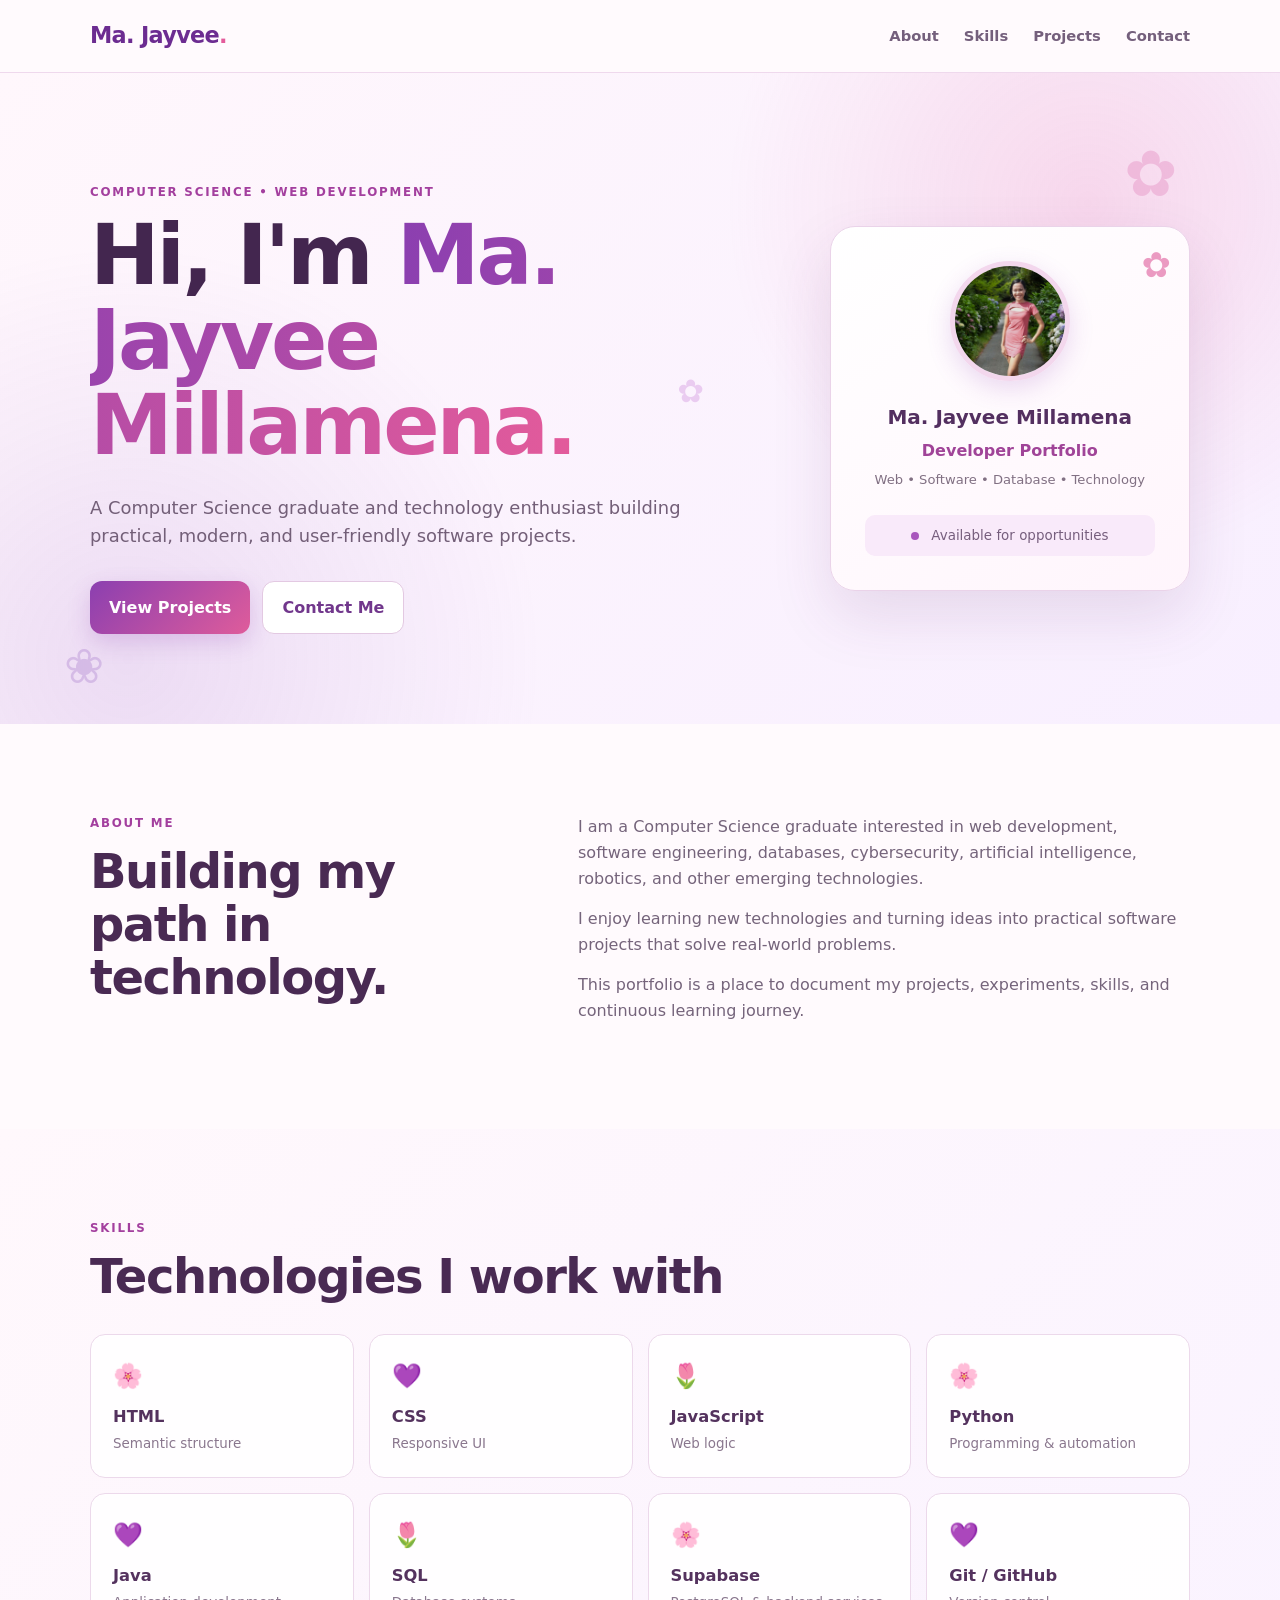
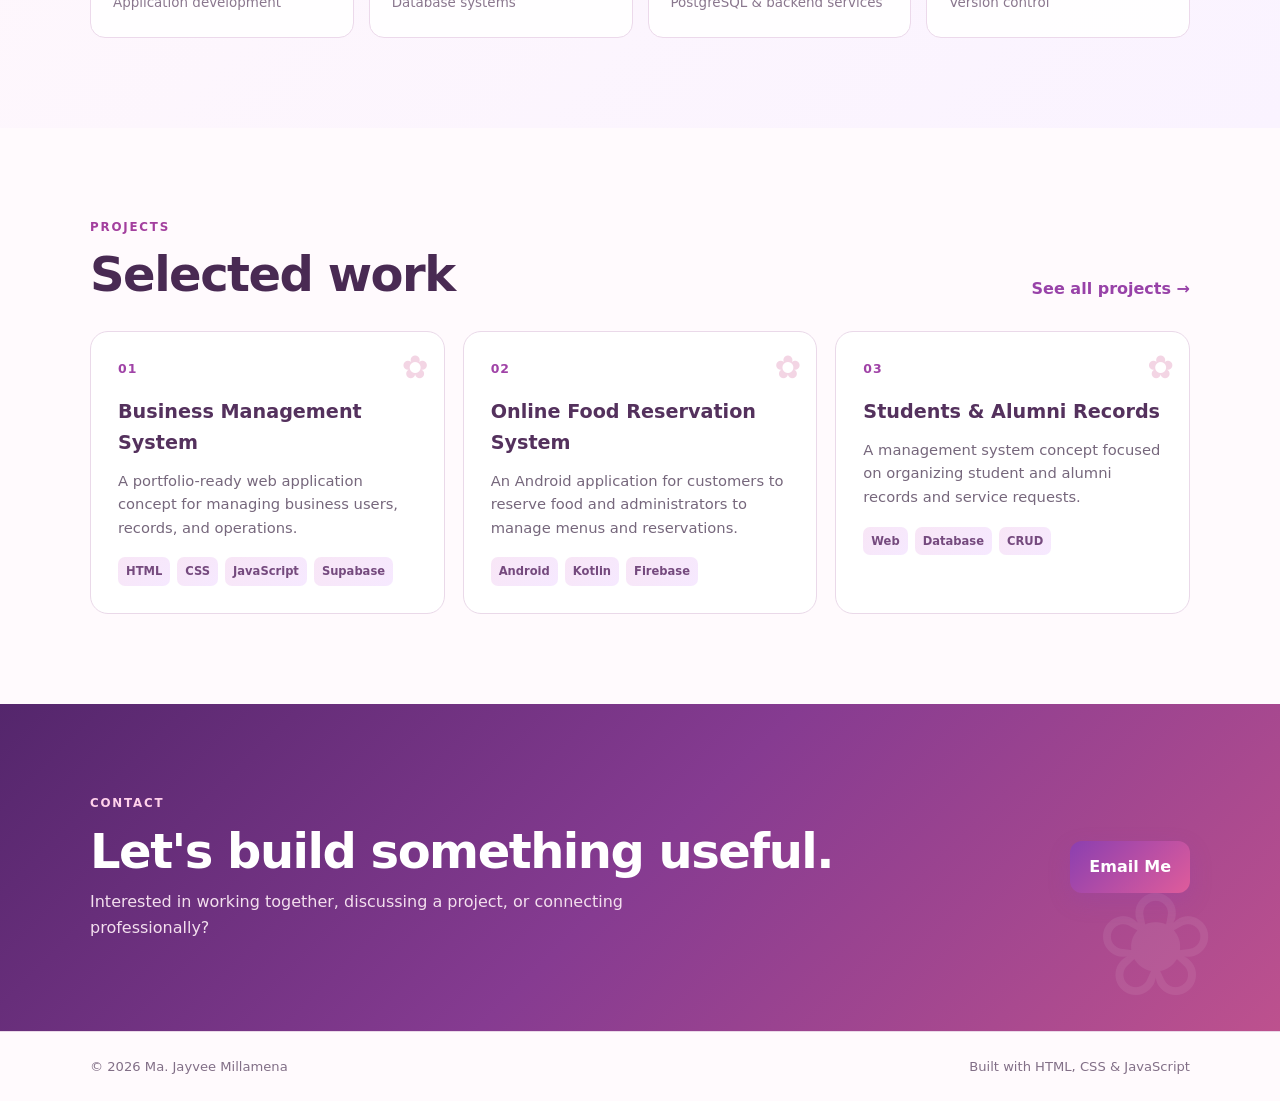
<file: index.html>
<!DOCTYPE html>
<html lang="en">

<head>
<meta charset="UTF-8">
<meta name="viewport" content="width=device-width, initial-scale=1.0">

<meta
name="description"
content="Ma. Jayvee Millamena — Computer Science graduate, developer, and technology enthusiast."
>

<meta name="author" content="Ma. Jayvee Millamena">

<title>Ma. Jayvee Millamena | Portfolio</title>

<link rel="stylesheet" href="style.css">
</head>

<body>

<!-- ================= HEADER ================= -->

<header class="site-header">

<nav class="nav container">

<a class="brand" href="index.html">
    Ma. Jayvee<span>.</span>
</a>

<div class="nav-links" id="navLinks">

<a href="#about">About</a>
<a href="#skills">Skills</a>
<a href="#projects">Projects</a>
<a href="#contact">Contact</a>

</div>

<button
class="menu-toggle"
type="button"
aria-label="Open navigation menu"
aria-expanded="false"
aria-controls="navLinks"
>
☰
</button>

</nav>

</header>


<main>

<!-- ================= HERO ================= -->

<section class="hero">

<div class="flower flower-one">✿</div>
<div class="flower flower-two">❀</div>
<div class="flower flower-three">✿</div>

<div class="container hero-grid">

<div class="hero-content">

<p class="eyebrow">
COMPUTER SCIENCE • WEB DEVELOPMENT
</p>

<h1>
Hi, I'm <span>Ma. Jayvee Millamena.</span>
</h1>

<p class="hero-text">
A Computer Science graduate and technology enthusiast building
practical, modern, and user-friendly software projects.
</p>

<div class="hero-actions">

<a class="btn primary" href="#projects">
View Projects
</a>

<a class="btn outline" href="#contact">
Contact Me
</a>

</div>

</div>


<div class="hero-card">

<div class="profile-decoration">✿</div>

<div class="avatar">
<img src="profile.jpg" alt="Ma. Jayvee Millamena">
</div>

<h2>
Ma. Jayvee Millamena
</h2>

<p>
Developer Portfolio
</p>

<div class="portfolio-line">
Web • Software • Database • Technology
</div>

<div class="status">
<span></span>
Available for opportunities
</div>

</div>

</div>

</section>


<!-- ================= ABOUT ================= -->

<section id="about" class="section">

<div class="container two-col">

<div>

<p class="eyebrow">
ABOUT ME
</p>

<h2>
Building my path in technology.
</h2>

</div>

<div class="about-text">

<p>
I am a Computer Science graduate interested in web development,
software engineering, databases, cybersecurity, artificial
intelligence, robotics, and other emerging technologies.
</p>

<p>
I enjoy learning new technologies and turning ideas into
practical software projects that solve real-world problems.
</p>

<p>
This portfolio is a place to document my projects, experiments,
skills, and continuous learning journey.
</p>

</div>

</div>

</section>


<!-- ================= SKILLS ================= -->

<section id="skills" class="section section-muted">

<div class="container">

<p class="eyebrow">
SKILLS
</p>

<h2>
Technologies I work with
</h2>

<div class="skill-grid">

<div class="skill-card">
<div class="skill-icon">🌸</div>
<strong>HTML</strong>
<span>Semantic structure</span>
</div>

<div class="skill-card">
<div class="skill-icon">💜</div>
<strong>CSS</strong>
<span>Responsive UI</span>
</div>

<div class="skill-card">
<div class="skill-icon">🌷</div>
<strong>JavaScript</strong>
<span>Web logic</span>
</div>

<div class="skill-card">
<div class="skill-icon">🌸</div>
<strong>Python</strong>
<span>Programming & automation</span>
</div>

<div class="skill-card">
<div class="skill-icon">💜</div>
<strong>Java</strong>
<span>Application development</span>
</div>

<div class="skill-card">
<div class="skill-icon">🌷</div>
<strong>SQL</strong>
<span>Database systems</span>
</div>

<div class="skill-card">
<div class="skill-icon">🌸</div>
<strong>Supabase</strong>
<span>PostgreSQL & backend services</span>
</div>

<div class="skill-card">
<div class="skill-icon">💜</div>
<strong>Git / GitHub</strong>
<span>Version control</span>
</div>

</div>

</div>

</section>


<!-- ================= PROJECTS ================= -->

<section id="projects" class="section">

<div class="container">

<div class="section-head">

<div>

<p class="eyebrow">
PROJECTS
</p>

<h2>
Selected work
</h2>

</div>

<a class="text-link" href="project.html">
See all projects →
</a>

</div>


<div class="project-grid">


<!-- Project 01 -->

<article class="project-card">

<div class="project-number">
01
</div>

<h3>
Business Management System
</h3>

<p>
A portfolio-ready web application concept for managing
business users, records, and operations.
</p>

<div class="tags">

<span>HTML</span>
<span>CSS</span>
<span>JavaScript</span>
<span>Supabase</span>

</div>

</article>


<!-- Project 02 -->

<article class="project-card">

<div class="project-number">
02
</div>

<h3>
Online Food Reservation System
</h3>

<p>
An Android application for customers to reserve food and
administrators to manage menus and reservations.
</p>

<div class="tags">

<span>Android</span>
<span>Kotlin</span>
<span>Firebase</span>

</div>

</article>


<!-- Project 03 -->

<article class="project-card">

<div class="project-number">
03
</div>

<h3>
Students & Alumni Records
</h3>

<p>
A management system concept focused on organizing student
and alumni records and service requests.
</p>

<div class="tags">

<span>Web</span>
<span>Database</span>
<span>CRUD</span>

</div>

</article>

</div>

</div>

</section>


<!-- ================= CONTACT ================= -->

<section id="contact" class="section contact-section">

<div class="container contact-card">

<div>

<p class="eyebrow">
CONTACT
</p>

<h2>
Let's build something useful.
</h2>

<p>
Interested in working together, discussing a project,
or connecting professionally?
</p>

</div>

<a
class="btn primary"
href="mailto:voiceheiro77gmail.com"
>
Email Me
</a>

</div>

</section>

</main>


<!-- ================= FOOTER ================= -->

<footer class="footer">

<div class="container footer-inner">

<span>
© <span id="year"></span> Ma. Jayvee Millamena
</span>

<span>
Built with HTML, CSS & JavaScript
</span>

</div>

</footer>


<script src="script.js"></script>

</body>
</html>
</file>
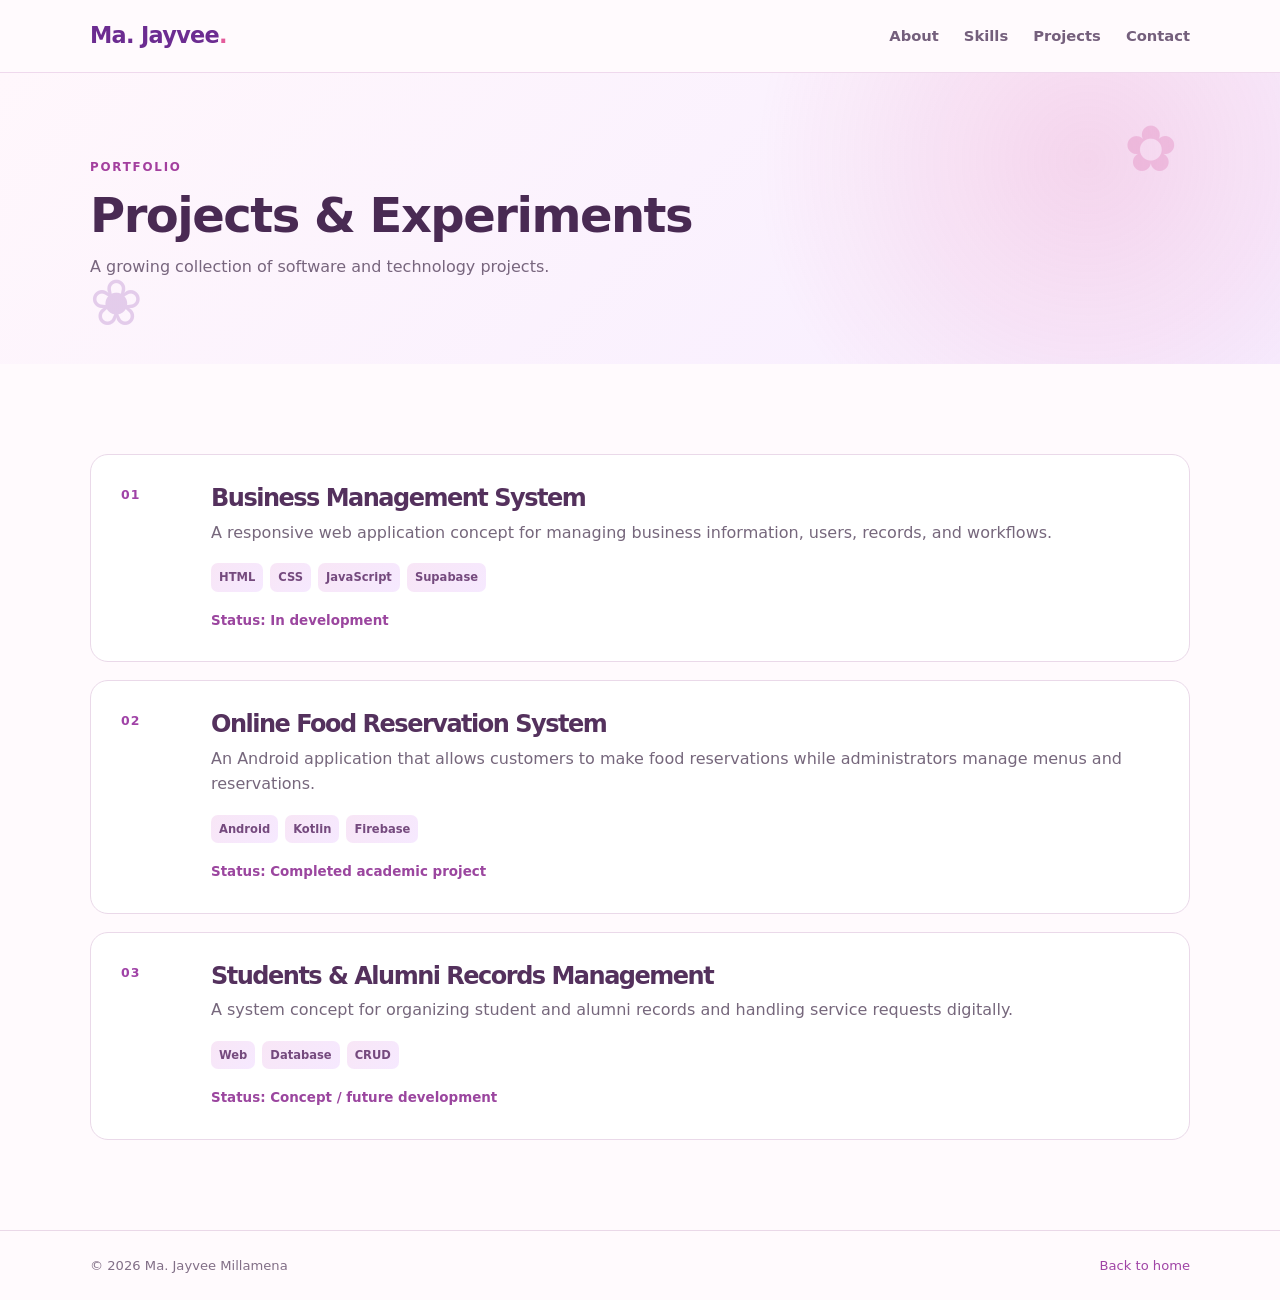
<file: project.html>
<!DOCTYPE html>
<html lang="en">

<head>

<meta charset="UTF-8">

<meta name="viewport" content="width=device-width, initial-scale=1.0">

<meta
name="description"
content="Projects and experiments by Ma. Jayvee Millamena, Computer Science graduate and developer."
>

<meta
name="author"
content="Ma. Jayvee Millamena"
>

<title>Projects | Ma. Jayvee Millamena</title>

<link rel="stylesheet" href="style.css">

</head>


<body>

<!-- ================= HEADER ================= -->

<header class="site-header">

<nav class="nav container">

<a
class="brand"
href="index.html"
>
Ma. Jayvee<span>.</span>
</a>


<div class="nav-links" id="navLinks">

<a href="index.html#about">
About
</a>

<a href="index.html#skills">
Skills
</a>

<a href="index.html#projects">
Projects
</a>

<a href="index.html#contact">
Contact
</a>

</div>


<button
class="menu-toggle"
type="button"
aria-label="Open navigation menu"
aria-expanded="false"
aria-controls="navLinks"
>
☰
</button>

</nav>

</header>


<main>

<!-- ================= PAGE HERO ================= -->

<section class="page-hero">

<div class="flower page-flower-one">✿</div>
<div class="flower page-flower-two">❀</div>

<div class="container">

<p class="eyebrow">
PORTFOLIO
</p>

<h1>
Projects & Experiments
</h1>

<p>
A growing collection of software and technology projects.
</p>

</div>

</section>


<!-- ================= PROJECT LIST ================= -->

<section class="section">

<div class="container project-list">


<!-- Project 01 -->

<article class="project-detail">

<div class="project-number">
01
</div>

<div>

<h2>
Business Management System
</h2>

<p>
A responsive web application concept for managing
business information, users, records, and workflows.
</p>

<div class="tags">

<span>HTML</span>
<span>CSS</span>
<span>JavaScript</span>
<span>Supabase</span>

</div>

<p class="project-status">
Status: In development
</p>

</div>

</article>


<!-- Project 02 -->

<article class="project-detail">

<div class="project-number">
02
</div>

<div>

<h2>
Online Food Reservation System
</h2>

<p>
An Android application that allows customers to make
food reservations while administrators manage menus
and reservations.
</p>

<div class="tags">

<span>Android</span>
<span>Kotlin</span>
<span>Firebase</span>

</div>

<p class="project-status">
Status: Completed academic project
</p>

</div>

</article>


<!-- Project 03 -->

<article class="project-detail">

<div class="project-number">
03
</div>

<div>

<h2>
Students & Alumni Records Management
</h2>

<p>
A system concept for organizing student and alumni
records and handling service requests digitally.
</p>

<div class="tags">

<span>Web</span>
<span>Database</span>
<span>CRUD</span>

</div>

<p class="project-status">
Status: Concept / future development
</p>

</div>

</article>


</div>

</section>

</main>


<!-- ================= FOOTER ================= -->

<footer class="footer">

<div class="container footer-inner">

<span>
© <span id="year"></span> Ma. Jayvee Millamena
</span>

<a href="index.html">
Back to home
</a>

</div>

</footer>


<script src="script.js"></script>

</body>

</html>
</file>
<file: style.css>
/* =========================================================
RESET
========================================================= */

* {
    margin: 0;
    padding: 0;
    box-sizing: border-box;
}


/* =========================================================
BASE
========================================================= */

html {
    scroll-behavior: smooth;
    scroll-padding-top: 90px;
}

body {
    font-family:
        Inter,
        ui-sans-serif,
        system-ui,
        -apple-system,
        BlinkMacSystemFont,
        "Segoe UI",
        sans-serif;

    color: #3d2948;
    background: #fffafd;
    line-height: 1.6;
}

a {
    color: inherit;
}

button,
input,
textarea {
    font: inherit;
}

button {
    cursor: pointer;
}

.container {
    width: min(1100px, 92%);
    margin: 0 auto;
}


/* =========================================================
HEADER
========================================================= */

.site-header {
    background: rgba(255, 250, 253, 0.94);
    backdrop-filter: blur(15px);

    border-bottom: 1px solid #efd9ed;

    position: sticky;
    top: 0;

    z-index: 100;
}

.nav {
    min-height: 72px;

    display: flex;
    align-items: center;
    justify-content: space-between;

    gap: 20px;
}

.brand {
    text-decoration: none;

    font-size: 1.4rem;
    font-weight: 800;

    letter-spacing: -0.7px;

    white-space: nowrap;

    color: #6c2c91;
}

.brand span {
    color: #e45b9b;
}


/* =========================================================
NAVIGATION
========================================================= */

.nav-links {
    display: flex;
    align-items: center;

    gap: 25px;
}

.nav-links a {
    text-decoration: none;

    color: #745f7c;

    font-size: 0.92rem;
    font-weight: 600;

    transition: 0.2s ease;
}

.nav-links a:hover {
    color: #9b3fc4;
}


/* =========================================================
MOBILE MENU
========================================================= */

.menu-toggle {
    display: none;

    border: 0;

    background: transparent;

    color: #6c2c91;

    font-size: 1.6rem;

    line-height: 1;

    padding: 8px;

    border-radius: 8px;
}

.menu-toggle:hover {
    background: #f8e8f5;
}


/* =========================================================
FLORAL DECORATIONS
========================================================= */

.flower {
    position: absolute;

    font-size: 4rem;

    color: #d85aa4;

    opacity: 0.25;

    pointer-events: none;
}

.flower-one {
    top: 50px;
    right: 8%;
}

.flower-two {
    bottom: 20px;
    left: 5%;

    color: #8d55bd;

    font-size: 3rem;
}

.flower-three {
    top: 45%;
    right: 45%;

    color: #b95acb;

    font-size: 2rem;
}


/* =========================================================
HERO
========================================================= */

.hero {
    position: relative;

    overflow: hidden;

    padding: 110px 0 90px;

    background:
        radial-gradient(
            circle at 85% 20%,
            rgba(228, 91, 155, 0.18),
            transparent 30%
        ),

        radial-gradient(
            circle at 10% 90%,
            rgba(145, 79, 190, 0.15),
            transparent 32%
        ),

        linear-gradient(
            135deg,
            #fff7fc,
            #f8efff
        );
}

.hero-grid {
    display: grid;

    grid-template-columns: 1.3fr 0.7fr;

    gap: 70px;

    align-items: center;
}


/* =========================================================
TEXT
========================================================= */

.eyebrow {
    color: #a33f9e;

    font-size: 0.74rem;

    font-weight: 800;

    letter-spacing: 1.8px;

    margin-bottom: 12px;
}

.hero h1 {
    font-size: clamp(2.8rem, 7vw, 5.2rem);

    line-height: 1.02;

    letter-spacing: -3px;

    max-width: 800px;

    color: #43264f;
}

.hero h1 span {
    background:
        linear-gradient(
            90deg,
            #8b3fb0,
            #e35b9b
        );

    -webkit-background-clip: text;
    -webkit-text-fill-color: transparent;
}

.hero-text {
    max-width: 650px;

    color: #735f78;

    font-size: 1.12rem;

    margin: 25px 0 30px;
}


/* =========================================================
BUTTONS
========================================================= */

.hero-actions {
    display: flex;

    gap: 12px;

    flex-wrap: wrap;
}

.btn {
    display: inline-flex;

    justify-content: center;
    align-items: center;

    text-decoration: none;

    border: 0;

    border-radius: 12px;

    padding: 13px 19px;

    font-weight: 750;

    cursor: pointer;

    transition:
        transform 0.2s ease,
        background 0.2s ease,
        box-shadow 0.2s ease;
}

.btn:hover {
    transform: translateY(-2px);
}

.primary {
    background:
        linear-gradient(
            135deg,
            #8b3fb0,
            #df5c9b
        );

    color: white;

    box-shadow:
        0 8px 22px rgba(139, 63, 176, 0.22);
}

.primary:hover {
    background:
        linear-gradient(
            135deg,
            #78339b,
            #cf4c8b
        );
}

.outline {
    border: 1px solid #e3c9e2;

    background: #ffffff;

    color: #71378c;
}

.outline:hover {
    background: #fdf1fb;
}


/* =========================================================
HERO CARD
========================================================= */

.hero-card {
    position: relative;

    background:
        linear-gradient(
            145deg,
            #ffffff,
            #fff5fc
        );

    border: 1px solid #ead3e9;

    border-radius: 25px;

    padding: 34px;

    text-align: center;

    box-shadow:
        0 25px 60px rgba(102, 46, 112, 0.13);
}

.profile-decoration {
    position: absolute;

    top: 10px;
    right: 18px;

    font-size: 2.2rem;

    color: #df5c9b;

    opacity: 0.6;
}

.avatar {
    width: 120px;
    height: 120px;

    border-radius: 50%;

    overflow: hidden;

    margin: 0 auto 20px;

    border: 5px solid #f3d7ed;

    box-shadow:
        0 8px 25px rgba(139, 63, 176, 0.18);
}

.avatar img {
    width: 100%;
    height: 100%;

    object-fit: cover;

    display: block;
}

.hero-card h2 {
    font-size: 1.25rem;

    margin-bottom: 5px;

    color: #532f60;
}

.hero-card p {
    color: #a04498;

    font-weight: 700;
}

.portfolio-line {
    color: #817083;

    font-size: 0.82rem;

    margin-top: 5px;
}

.status {
    margin-top: 25px;

    padding: 10px 12px;

    border-radius: 10px;

    background: #f9eafa;

    color: #765e7d;

    font-size: 0.84rem;
}

.status span {
    display: inline-block;

    width: 8px;
    height: 8px;

    border-radius: 50%;

    background: #a957bd;

    margin-right: 8px;
}


/* =========================================================
SECTIONS
========================================================= */

.section {
    padding: 90px 0;
}

.section-muted {
    background:
        linear-gradient(
            135deg,
            #fff8fc,
            #faf3ff
        );
}

.section h2,
.page-hero h1 {
    font-size: clamp(2rem, 4vw, 3rem);

    line-height: 1.1;

    letter-spacing: -1.5px;

    color: #492a53;
}


/* =========================================================
ABOUT
========================================================= */

.two-col {
    display: grid;

    grid-template-columns: 0.8fr 1.2fr;

    gap: 80px;
}

.about-text p {
    color: #75647b;

    margin-bottom: 15px;
}


/* =========================================================
SKILLS
========================================================= */

.skill-grid {
    display: grid;

    grid-template-columns: repeat(4, 1fr);

    gap: 15px;

    margin-top: 32px;
}

.skill-card {
    padding: 22px;

    background: rgba(255, 255, 255, 0.9);

    border: 1px solid #ecd9eb;

    border-radius: 15px;

    transition:
        transform 0.2s ease,
        box-shadow 0.2s ease;
}

.skill-card:hover {
    transform: translateY(-4px);

    box-shadow:
        0 12px 25px rgba(100, 46, 110, 0.09);
}

.skill-icon {
    font-size: 1.5rem;

    margin-bottom: 8px;
}

.skill-card strong {
    display: block;

    font-size: 1.02rem;

    color: #54325e;
}

.skill-card span {
    color: #8a778e;

    font-size: 0.84rem;
}


/* =========================================================
PROJECTS
========================================================= */

.section-head {
    display: flex;

    justify-content: space-between;

    align-items: end;

    gap: 25px;

    margin-bottom: 30px;
}

.text-link {
    color: #9842a8;

    text-decoration: none;

    font-weight: 700;

    white-space: nowrap;
}

.text-link:hover {
    text-decoration: underline;

    color: #d14c91;
}

.project-grid {
    display: grid;

    grid-template-columns: repeat(3, 1fr);

    gap: 18px;
}

.project-card {
    position: relative;

    overflow: hidden;

    border: 1px solid #ead9e9;

    border-radius: 18px;

    padding: 27px;

    background: #ffffff;

    transition:
        transform 0.2s ease,
        box-shadow 0.2s ease;
}

.project-card::after {
    content: "✿";

    position: absolute;

    right: 15px;
    top: 10px;

    color: #e5a2c4;

    opacity: 0.45;

    font-size: 2rem;
}

.project-card:hover {
    transform: translateY(-5px);

    box-shadow:
        0 18px 35px rgba(100, 46, 110, 0.10);
}

.project-number {
    color: #a043a7;

    font-weight: 800;

    font-size: 0.78rem;

    letter-spacing: 1px;

    margin-bottom: 18px;
}

.project-card h3 {
    font-size: 1.2rem;

    margin-bottom: 10px;

    color: #54315d;
}

.project-card p {
    color: #76677c;

    font-size: 0.92rem;
}


/* =========================================================
TAGS
========================================================= */

.tags {
    display: flex;

    flex-wrap: wrap;

    gap: 7px;

    margin-top: 18px;
}

.tags span {
    font-size: 0.72rem;

    padding: 5px 8px;

    background:
        linear-gradient(
            135deg,
            #f8e6f6,
            #f6e9ff
        );

    border-radius: 7px;

    color: #754a7e;

    font-weight: 700;
}


/* =========================================================
CONTACT
========================================================= */

.contact-section {
    background:
        linear-gradient(
            135deg,
            #54266c,
            #863b91,
            #bd518e
        );

    color: #ffffff;

    position: relative;

    overflow: hidden;
}

.contact-section::after {
    content: "❀";

    position: absolute;

    right: 5%;
    bottom: -30px;

    font-size: 9rem;

    color: rgba(255,255,255,0.08);
}

.contact-card {
    display: flex;

    justify-content: space-between;

    align-items: center;

    gap: 30px;

    position: relative;

    z-index: 2;
}

.contact-card h2 {
    color: white;
}

.contact-card p:not(.eyebrow) {
    color: #f3dfee;

    margin-top: 12px;

    max-width: 650px;
}

.contact-section .eyebrow {
    color: #ffd1eb;
}


/* =========================================================
FOOTER
========================================================= */

.footer {
    border-top: 1px solid #ead8e8;

    padding: 24px 0;

    color: #826f87;

    font-size: 0.82rem;

    background: #fffafd;
}

.footer-inner {
    display: flex;

    justify-content: space-between;

    gap: 20px;
}

.footer a {
    color: #a044a6;

    text-decoration: none;
}

.footer a:hover {
    text-decoration: underline;
}


/* =========================================================
PROJECT PAGE
========================================================= */

.page-hero {
    position: relative;

    overflow: hidden;

    padding: 85px 0;

    background:
        radial-gradient(
            circle at 85% 30%,
            rgba(224, 91, 157, 0.18),
            transparent 30%
        ),

        linear-gradient(
            135deg,
            #fff7fc,
            #f7edff
        );
}

.page-hero p:last-child {
    color: #78667e;

    margin-top: 12px;
}

.page-flower-one {
    top: 25px;
    right: 8%;
}

.page-flower-two {
    bottom: 10px;
    left: 7%;

    color: #9854b7;
}

.project-list {
    display: grid;

    gap: 18px;
}

.project-detail {
    display: grid;

    grid-template-columns: 70px 1fr;

    gap: 20px;

    padding: 30px;

    border: 1px solid #ead9e9;

    border-radius: 18px;

    background: #ffffff;

    transition: 0.2s ease;
}

.project-detail:hover {
    transform: translateY(-3px);

    box-shadow:
        0 15px 35px rgba(100, 46, 110, 0.08);
}

.project-detail h2 {
    font-size: 1.5rem;

    margin-bottom: 8px;

    color: #54315d;
}

.project-detail p {
    color: #76677c;
}

.project-status {
    font-size: 0.84rem;

    margin-top: 18px;

    font-weight: 700;

    color: #9b469f !important;
}


/* =========================================================
ACCESSIBILITY
========================================================= */

button:focus-visible,
a:focus-visible {
    outline: 3px solid rgba(205, 84, 158, 0.30);

    outline-offset: 3px;
}


/* =========================================================
TABLET
========================================================= */

@media (max-width: 900px) {

    .hero-grid {
        grid-template-columns: 1fr;

        gap: 45px;
    }

    .hero-card {
        max-width: 600px;

        margin: auto;
    }

    .two-col {
        grid-template-columns: 1fr;

        gap: 40px;
    }

    .skill-grid {
        grid-template-columns: repeat(2, 1fr);
    }

    .project-grid {
        grid-template-columns: repeat(2, 1fr);
    }

}


/* =========================================================
MOBILE NAVIGATION
========================================================= */

@media (max-width: 800px) {

    .nav {
        min-height: 68px;
    }

    .menu-toggle {
        display: block;
    }

    .nav-links {
        display: none;

        position: absolute;

        top: 68px;

        left: 0;
        right: 0;

        flex-direction: column;

        align-items: stretch;

        gap: 0;

        background: #fffaff;

        border-bottom: 1px solid #ead9e9;

        box-shadow:
            0 12px 25px rgba(70, 35, 80, 0.08);

        padding: 10px 4%;
    }

    .nav-links.open {
        display: flex;
    }

    .nav-links a {
        padding: 14px 0;

        border-bottom: 1px solid #f3e5f1;
    }

    .nav-links a:last-child {
        border-bottom: 0;
    }

    .contact-card {
        flex-direction: column;

        align-items: flex-start;
    }

    .section-head {
        align-items: flex-start;

        flex-direction: column;
    }

}


/* =========================================================
PHONES
========================================================= */

@media (max-width: 650px) {

    .hero {
        padding: 80px 0 65px;
    }

    .hero h1 {
        letter-spacing: -2px;
    }

    .hero-card {
        padding: 28px;
    }

    .section {
        padding: 70px 0;
    }

    .project-grid {
        grid-template-columns: 1fr;
    }

    .project-detail {
        grid-template-columns: 1fr;

        gap: 5px;
    }

}


/* =========================================================
SMALL PHONES
========================================================= */

@media (max-width: 520px) {

    .container {
        width: min(92%, 1100px);
    }

    .hero {
        padding: 70px 0 55px;
    }

    .hero h1 {
        font-size: clamp(2.5rem, 13vw, 3.5rem);

        letter-spacing: -2px;
    }

    .hero-text {
        font-size: 1rem;
    }

    .hero-actions {
        flex-direction: column;

        align-items: stretch;
    }

    .btn {
        width: 100%;
    }

    .skill-grid {
        grid-template-columns: 1fr;
    }

    .section {
        padding: 60px 0;
    }

    .section h2,
    .page-hero h1 {
        font-size: 2rem;
    }

    .project-card {
        padding: 23px;
    }

    .project-detail {
        padding: 23px;
    }

    .footer-inner {
        flex-direction: column;

        align-items: flex-start;
    }

    .page-hero {
        padding: 65px 0;
    }

}


/* =========================================================
VERY SMALL PHONES
========================================================= */

@media (max-width: 360px) {

    .brand {
        font-size: 1.15rem;
    }

    .hero h1 {
        font-size: 2.35rem;
    }

    .hero-card {
        padding: 23px;
    }

    .avatar {
        width: 75px;
        height: 75px;
    }

}
</file>
